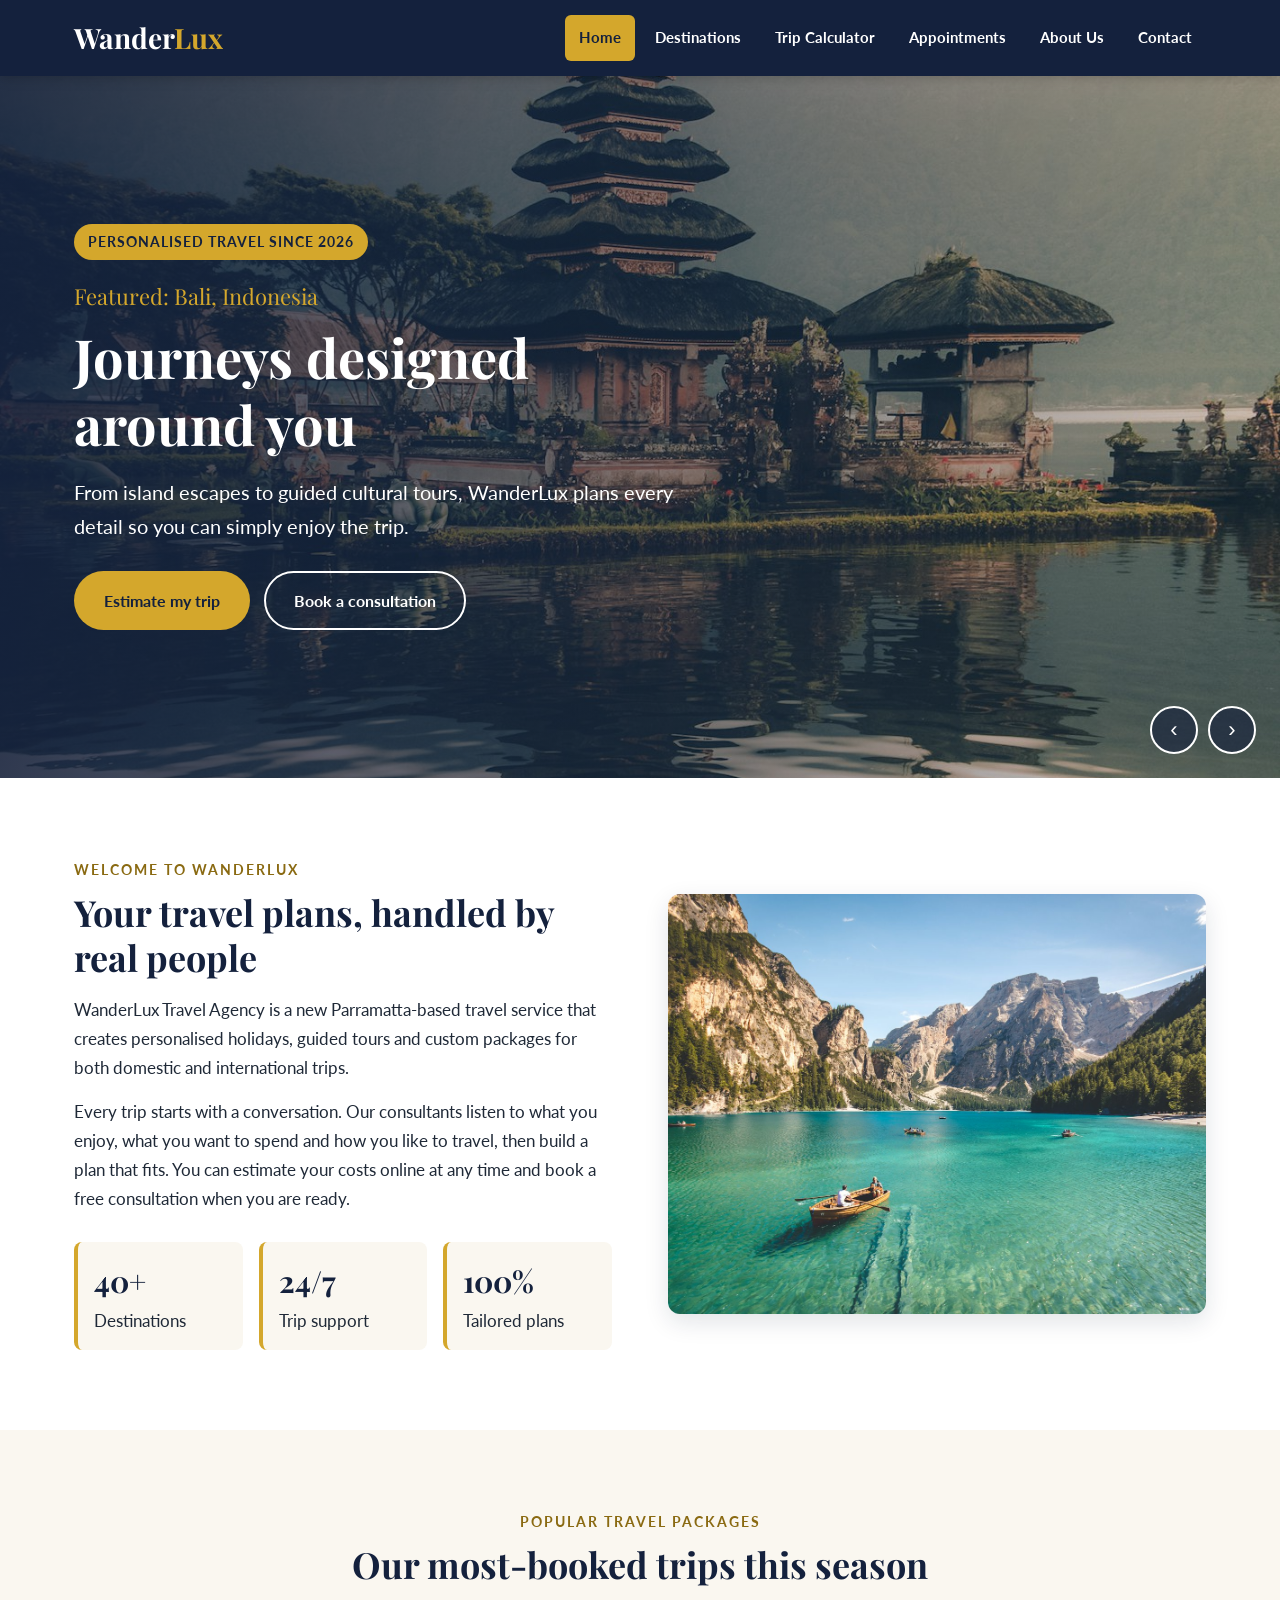
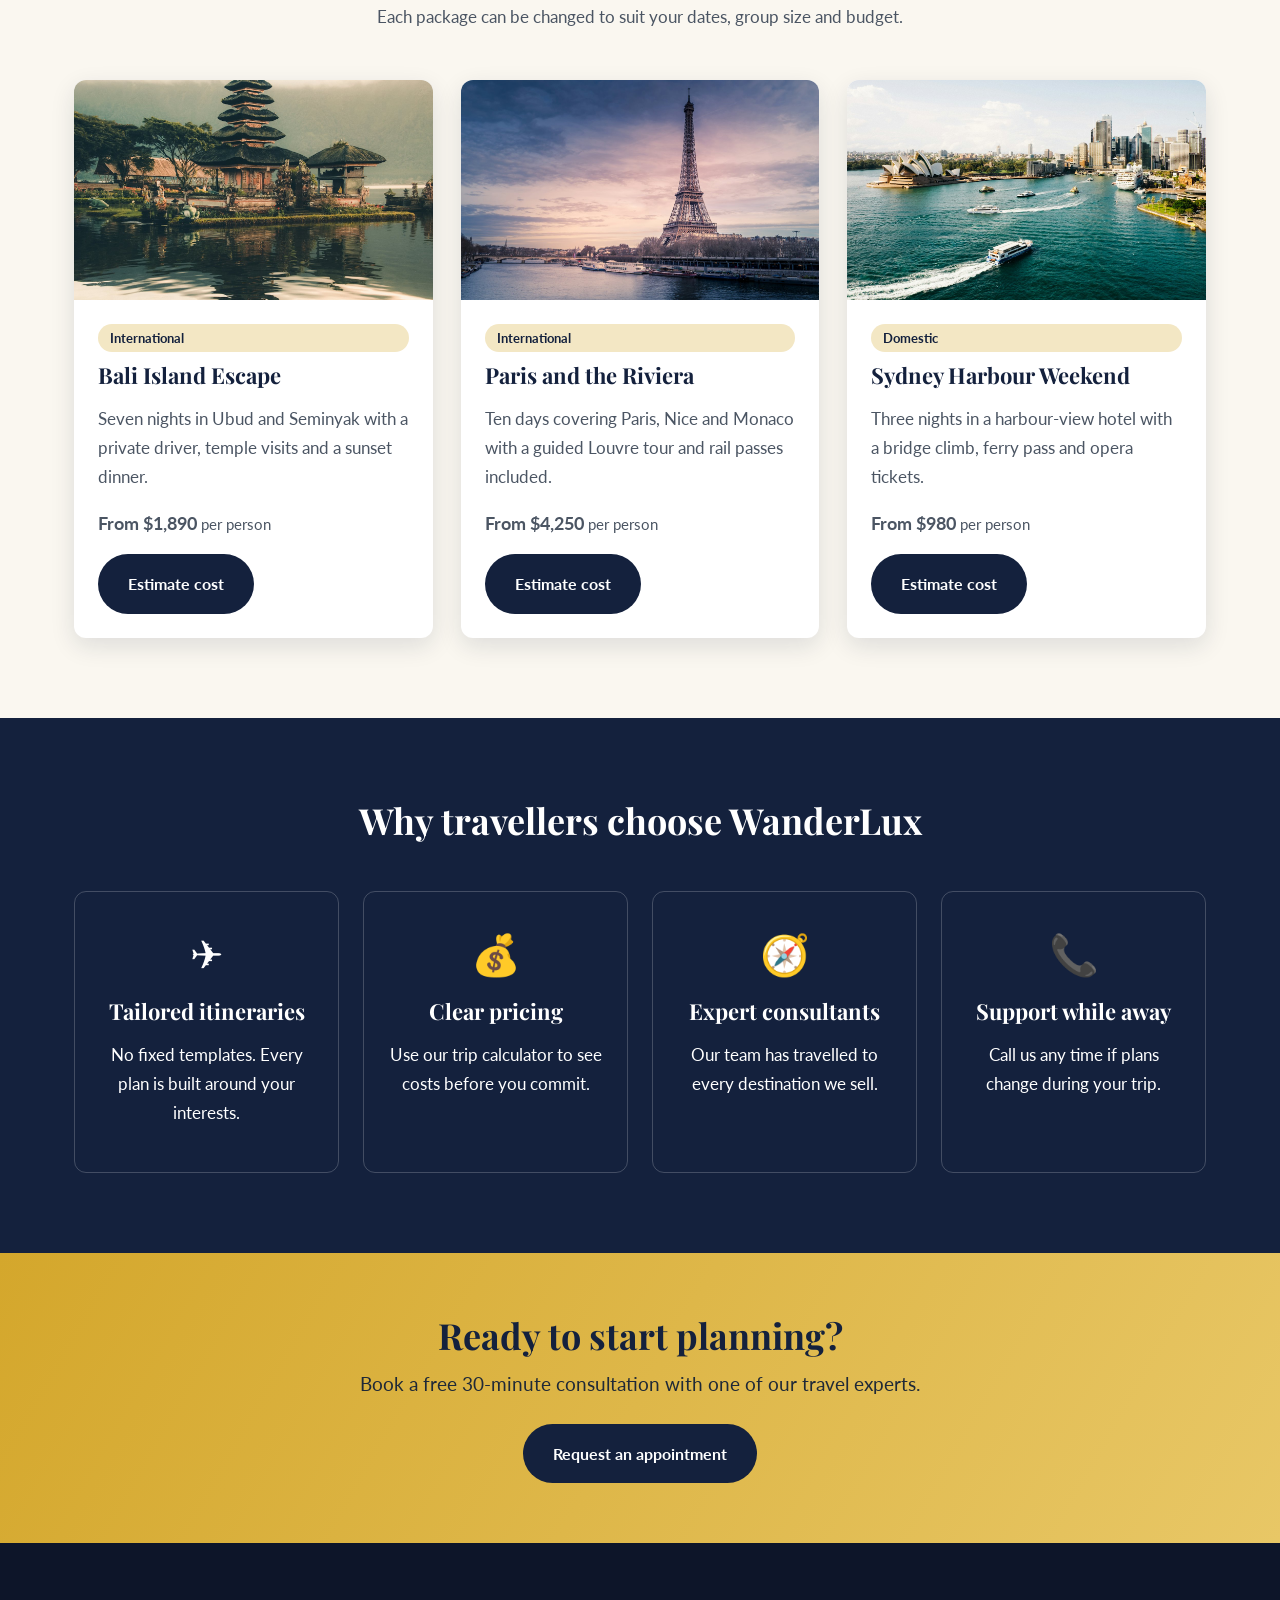
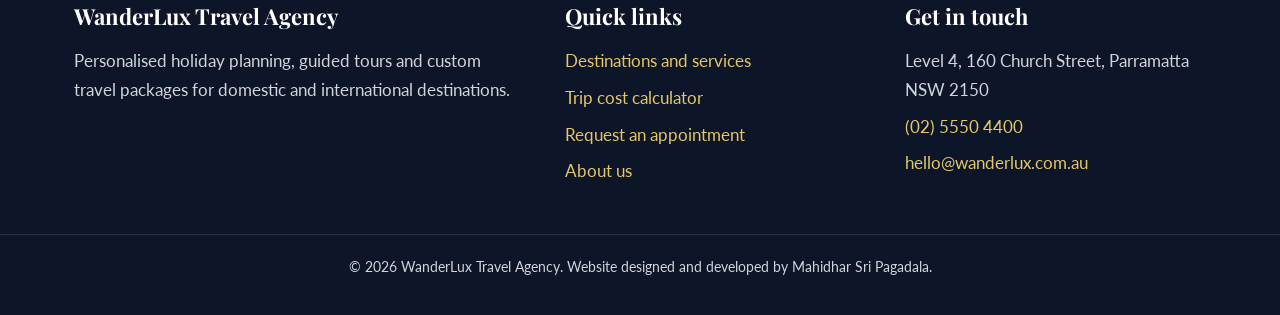
<file: index.html>
<!DOCTYPE html>
<html lang="en-AU">
<head>
    <meta charset="UTF-8">
    <meta name="viewport" content="width=device-width, initial-scale=1.0">
    <title>WanderLux Travel Agency | Personalised Holidays and Guided Tours</title>
    <meta name="description" content="WanderLux Travel Agency plans personalised holidays, guided tours and custom travel packages to Bali, Japan, Europe and across Australia. Estimate your trip cost online.">
    <meta name="keywords" content="travel agency, holiday packages, guided tours, honeymoon, Parramatta travel agent">
    <meta name="author" content="Mahidhar Sri Pagadala">
    <meta property="og:title" content="WanderLux Travel Agency">
    <meta property="og:description" content="Personalised holidays, guided tours and custom travel packages.">
    <meta property="og:type" content="website">
    <link rel="preconnect" href="https://fonts.googleapis.com">
    <link rel="preconnect" href="https://fonts.gstatic.com" crossorigin>
    <link href="https://fonts.googleapis.com/css2?family=Lato:wght@400;700&family=Playfair+Display:wght@600;700&display=swap" rel="stylesheet">
    <link rel="icon" href="images/favicon.svg" type="image/svg+xml">
    <link rel="stylesheet" href="css/style.css">
</head>
<body>
    <a class="skip-link" href="#main">Skip to main content</a>

    <header class="site-header">
        <div class="container nav-bar">
            <a class="logo" href="index.html">Wander<span>Lux</span></a>
            <button class="menu-toggle" type="button" aria-expanded="false" aria-controls="main-nav" aria-label="Open menu">
                <span></span><span></span><span></span>
            </button>
            <nav class="main-nav" id="main-nav" aria-label="Main navigation">
                <ul>
                    <li><a href="index.html" aria-current="page">Home</a></li>
                    <li><a href="destinations.html">Destinations</a></li>
                    <li><a href="calculator.html">Trip Calculator</a></li>
                    <li><a href="appointment.html">Appointments</a></li>
                    <li><a href="about.html">About Us</a></li>
                    <li><a href="contact.html">Contact</a></li>
                </ul>
            </nav>
        </div>
    </header>

    <main id="main">
        <section class="hero" aria-roledescription="carousel" aria-label="Featured destinations">
            <div class="slide is-active" data-caption="Featured: Bali, Indonesia" aria-hidden="false">
                <img src="images/bali-temple.jpg" alt="Pura Ulun Danu Bratan temple on the calm waters of Lake Bratan in Bali">
            </div>
            <div class="slide" data-caption="Featured: Santorini, Greece" aria-hidden="true">
                <img src="images/santorini-oia.jpg" alt="White cliffside houses of Oia in Santorini at sunset">
            </div>
            <div class="slide" data-caption="Featured: Mount Fuji, Japan" aria-hidden="true">
                <img src="images/mount-fuji-pagoda.jpg" alt="Chureito Pagoda with snow-capped Mount Fuji in the background">
            </div>
            <div class="slide" data-caption="Featured: The Maldives" aria-hidden="true">
                <img src="images/maldives-villas.jpg" alt="Aerial view of overwater villas in a turquoise Maldives lagoon">
            </div>

            <div class="hero-overlay">
                <div class="container">
                    <div class="hero-content">
                        <span class="hero-tag">Personalised travel since 2026</span>
                        <p class="slide-caption" aria-live="polite">Featured: Bali, Indonesia</p>
                        <h1>Journeys designed around you</h1>
                        <p class="hero-text">From island escapes to guided cultural tours, WanderLux plans every detail so you can simply enjoy the trip.</p>
                        <a class="btn btn-gold" href="calculator.html">Estimate my trip</a>
                        <a class="btn btn-outline" href="appointment.html">Book a consultation</a>
                    </div>
                </div>
            </div>

            <div class="slider-controls">
                <button class="slide-previous" type="button" aria-label="Show previous destination">&#8249;</button>
                <button class="slide-next" type="button" aria-label="Show next destination">&#8250;</button>
            </div>
        </section>

        <section class="section section-white" aria-labelledby="welcome-heading">
            <div class="container two-columns">
                <div class="reveal">
                    <span class="eyebrow">Welcome to WanderLux</span>
                    <h2 id="welcome-heading">Your travel plans, handled by real people</h2>
                    <p>WanderLux Travel Agency is a new Parramatta-based travel service that creates personalised holidays, guided tours and custom packages for both domestic and international trips.</p>
                    <p>Every trip starts with a conversation. Our consultants listen to what you enjoy, what you want to spend and how you like to travel, then build a plan that fits. You can estimate your costs online at any time and book a free consultation when you are ready.</p>
                    <div class="stats">
                        <div class="stat"><strong>40+</strong>Destinations</div>
                        <div class="stat"><strong>24/7</strong>Trip support</div>
                        <div class="stat"><strong>100%</strong>Tailored plans</div>
                    </div>
                </div>
                <img loading="lazy" class="rounded-image reveal reveal-delay-1" src="images/mountain-lake-boat.jpg" alt="Small rowing boat on a clear turquoise mountain lake surrounded by forested peaks">
            </div>
        </section>

        <section class="section" aria-labelledby="packages-heading">
            <div class="container">
                <div class="section-title reveal">
                    <span class="eyebrow">Popular travel packages</span>
                    <h2 id="packages-heading">Our most-booked trips this season</h2>
                    <p>Each package can be changed to suit your dates, group size and budget.</p>
                </div>
                <div class="card-grid">
                    <article class="card reveal">
                        <img loading="lazy" src="images/bali-temple.jpg" alt="Bali water temple surrounded by gardens and mountains">
                        <div class="card-body">
                            <span class="tag">International</span>
                            <h3>Bali Island Escape</h3>
                            <p>Seven nights in Ubud and Seminyak with a private driver, temple visits and a sunset dinner.</p>
                            <p class="price">From $1,890 <span>per person</span></p>
                            <a class="btn btn-navy" href="calculator.html">Estimate cost</a>
                        </div>
                    </article>
                    <article class="card reveal reveal-delay-1">
                        <img loading="lazy" src="images/paris-eiffel-tower.jpg" alt="Eiffel Tower beside the River Seine in Paris at dusk">
                        <div class="card-body">
                            <span class="tag">International</span>
                            <h3>Paris and the Riviera</h3>
                            <p>Ten days covering Paris, Nice and Monaco with a guided Louvre tour and rail passes included.</p>
                            <p class="price">From $4,250 <span>per person</span></p>
                            <a class="btn btn-navy" href="calculator.html">Estimate cost</a>
                        </div>
                    </article>
                    <article class="card reveal reveal-delay-2">
                        <img loading="lazy" src="images/sydney-harbour.jpg" alt="Sydney Opera House and city skyline across the harbour">
                        <div class="card-body">
                            <span class="tag">Domestic</span>
                            <h3>Sydney Harbour Weekend</h3>
                            <p>Three nights in a harbour-view hotel with a bridge climb, ferry pass and opera tickets.</p>
                            <p class="price">From $980 <span>per person</span></p>
                            <a class="btn btn-navy" href="calculator.html">Estimate cost</a>
                        </div>
                    </article>
                </div>
            </div>
        </section>

        <section class="section section-navy" aria-labelledby="why-heading">
            <div class="container">
                <div class="section-title reveal">
                    <h2 id="why-heading">Why travellers choose WanderLux</h2>
                </div>
                <div class="feature-grid">
                    <div class="feature reveal">
                        <div class="feature-icon" aria-hidden="true">&#9992;</div>
                        <h3>Tailored itineraries</h3>
                        <p>No fixed templates. Every plan is built around your interests.</p>
                    </div>
                    <div class="feature reveal reveal-delay-1">
                        <div class="feature-icon" aria-hidden="true">&#128176;</div>
                        <h3>Clear pricing</h3>
                        <p>Use our trip calculator to see costs before you commit.</p>
                    </div>
                    <div class="feature reveal reveal-delay-2">
                        <div class="feature-icon" aria-hidden="true">&#129517;</div>
                        <h3>Expert consultants</h3>
                        <p>Our team has travelled to every destination we sell.</p>
                    </div>
                    <div class="feature reveal reveal-delay-3">
                        <div class="feature-icon" aria-hidden="true">&#128222;</div>
                        <h3>Support while away</h3>
                        <p>Call us any time if plans change during your trip.</p>
                    </div>
                </div>
            </div>
        </section>

        <section class="cta-band" aria-labelledby="cta-heading">
            <div class="container reveal">
                <h2 id="cta-heading">Ready to start planning?</h2>
                <p>Book a free 30-minute consultation with one of our travel experts.</p>
                <a class="btn btn-navy" href="appointment.html">Request an appointment</a>
            </div>
        </section>
    </main>

    <footer class="site-footer">
        <div class="container footer-grid">
            <div>
                <h2>WanderLux Travel Agency</h2>
                <p>Personalised holiday planning, guided tours and custom travel packages for domestic and international destinations.</p>
            </div>
            <div>
                <h2>Quick links</h2>
                <ul>
                    <li><a href="destinations.html">Destinations and services</a></li>
                    <li><a href="calculator.html">Trip cost calculator</a></li>
                    <li><a href="appointment.html">Request an appointment</a></li>
                    <li><a href="about.html">About us</a></li>
                </ul>
            </div>
            <div>
                <h2>Get in touch</h2>
                <ul>
                    <li>Level 4, 160 Church Street, Parramatta NSW 2150</li>
                    <li><a href="tel:+61255504400">(02) 5550 4400</a></li>
                    <li><a href="mailto:hello@wanderlux.com.au">hello@wanderlux.com.au</a></li>
                </ul>
            </div>
        </div>
        <div class="footer-bottom">
            <p>&copy; <span class="current-year">2026</span> WanderLux Travel Agency. Website designed and developed by Mahidhar Sri Pagadala.</p>
        </div>
    </footer>

    <script src="js/main.js"></script>
</body>
</html>
</file>
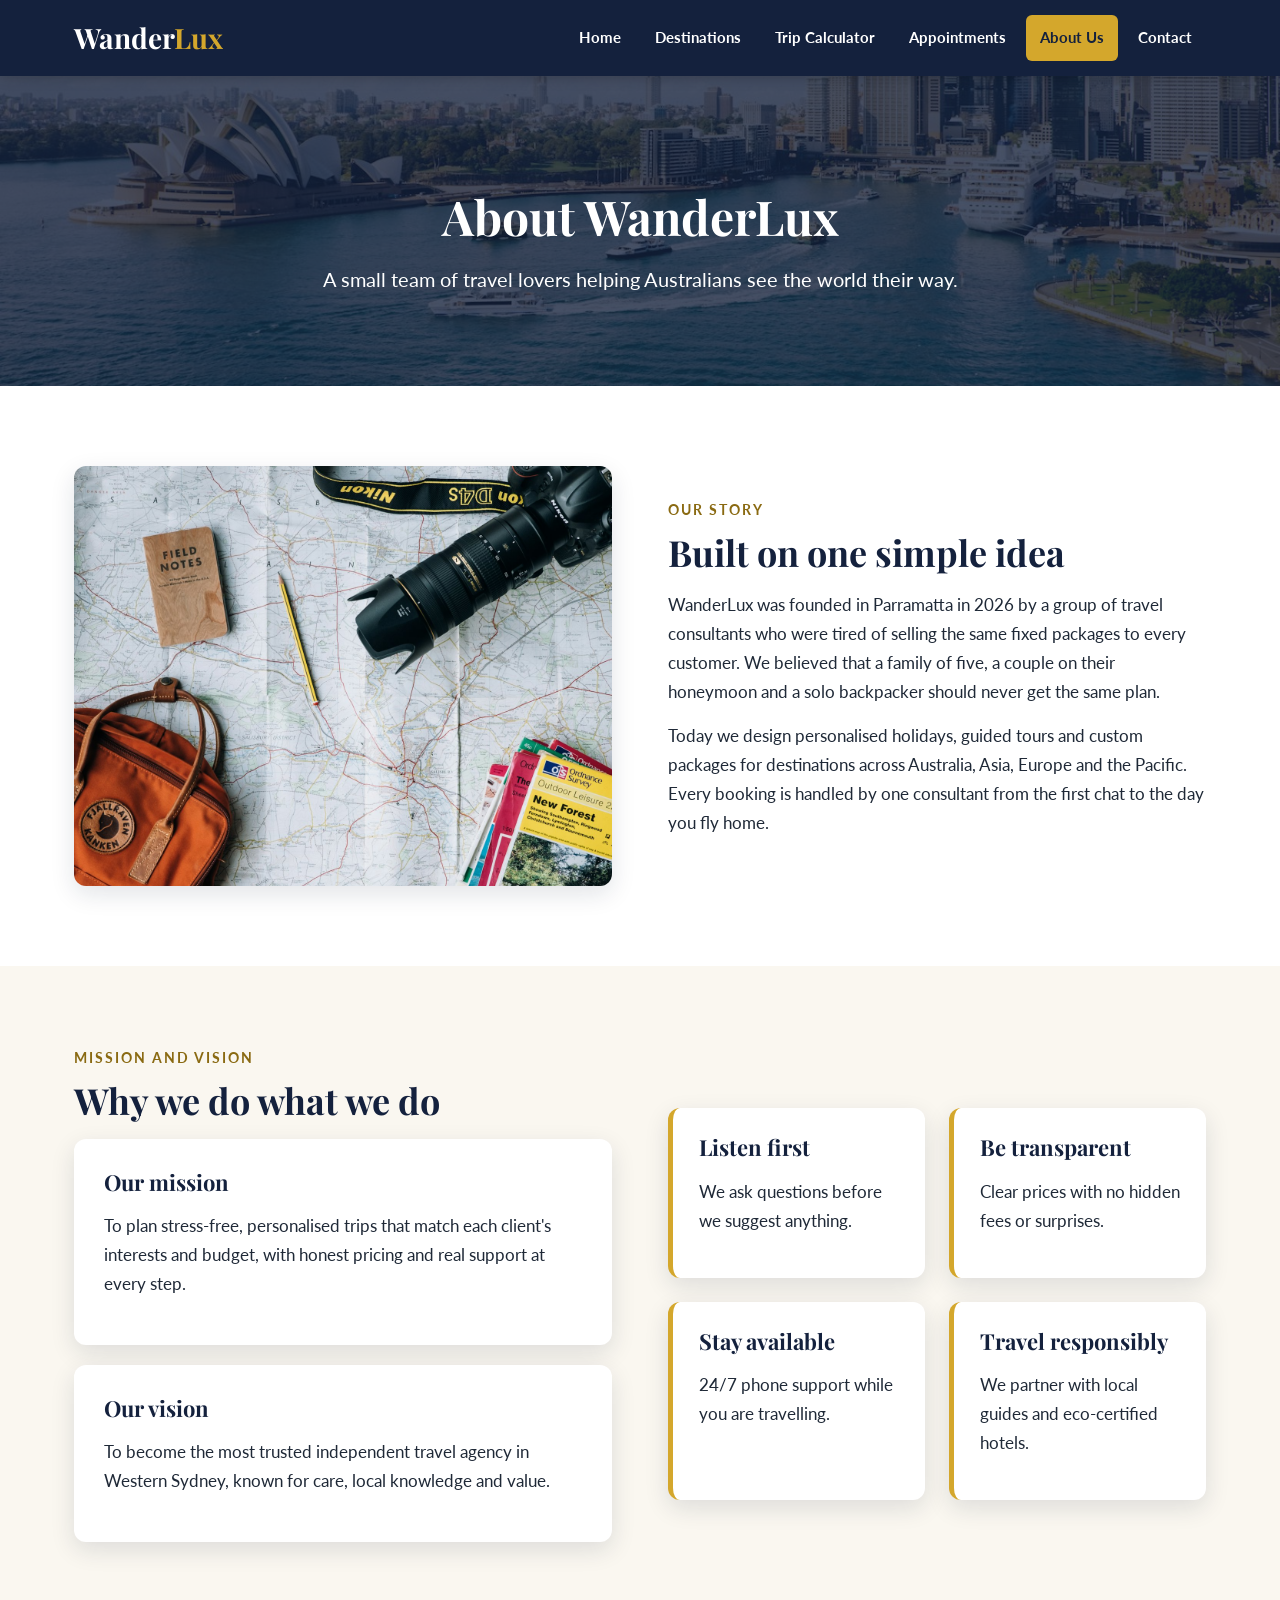
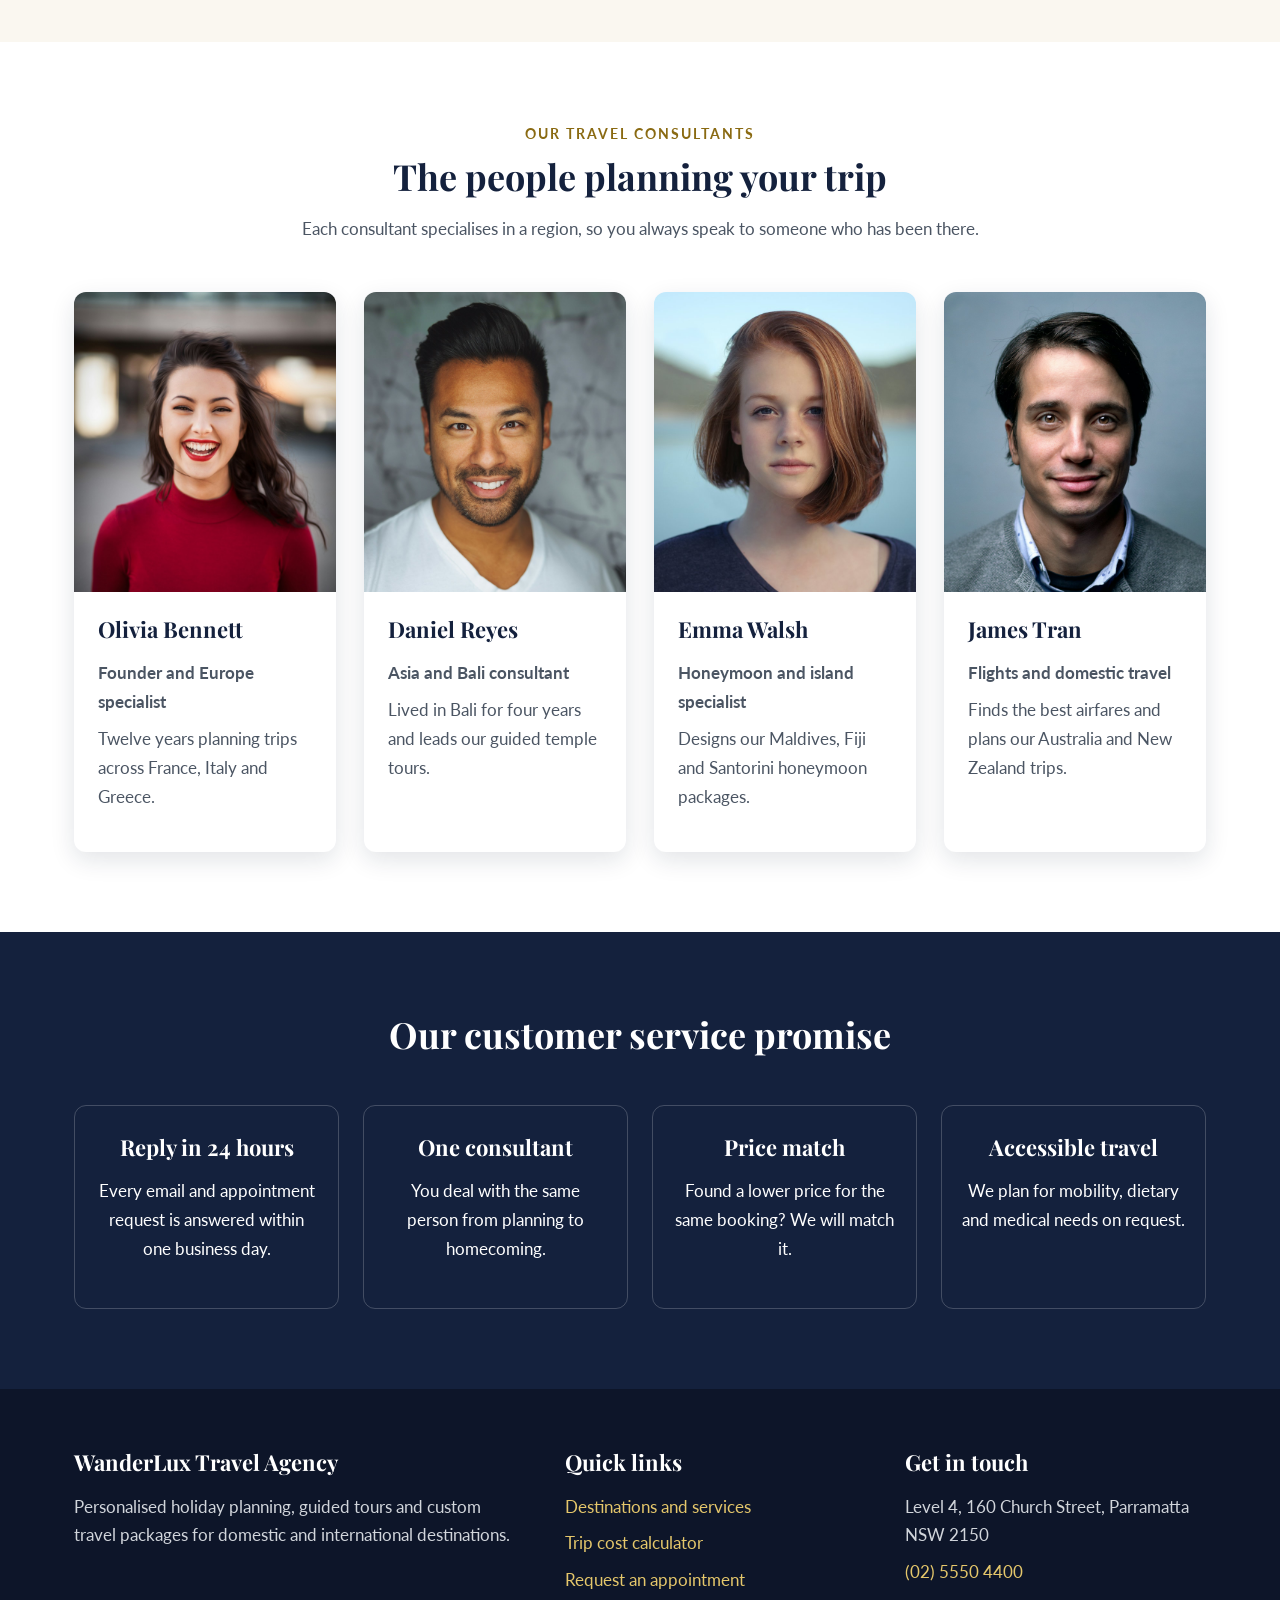
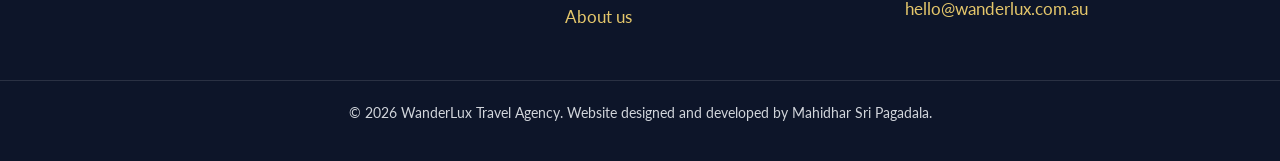
<file: about.html>
<!DOCTYPE html>
<html lang="en-AU">
<head>
    <meta charset="UTF-8">
    <meta name="viewport" content="width=device-width, initial-scale=1.0">
    <title>About Us | WanderLux Travel Agency</title>
    <meta name="description" content="Meet the WanderLux travel consultants and learn about our mission to deliver personalised, honest and well-supported travel for every client.">
    <meta name="author" content="Mahidhar Sri Pagadala">
    <meta property="og:title" content="About WanderLux Travel Agency">
    <meta property="og:description" content="Our story, our mission and the consultants who plan your trips.">
    <meta property="og:type" content="website">
    <link rel="preconnect" href="https://fonts.googleapis.com">
    <link rel="preconnect" href="https://fonts.gstatic.com" crossorigin>
    <link href="https://fonts.googleapis.com/css2?family=Lato:wght@400;700&family=Playfair+Display:wght@600;700&display=swap" rel="stylesheet">
    <link rel="icon" href="images/favicon.svg" type="image/svg+xml">
    <link rel="stylesheet" href="css/style.css">
</head>
<body>
    <a class="skip-link" href="#main">Skip to main content</a>

    <header class="site-header">
        <div class="container nav-bar">
            <a class="logo" href="index.html">Wander<span>Lux</span></a>
            <button class="menu-toggle" type="button" aria-expanded="false" aria-controls="main-nav" aria-label="Open menu">
                <span></span><span></span><span></span>
            </button>
            <nav class="main-nav" id="main-nav" aria-label="Main navigation">
                <ul>
                    <li><a href="index.html">Home</a></li>
                    <li><a href="destinations.html">Destinations</a></li>
                    <li><a href="calculator.html">Trip Calculator</a></li>
                    <li><a href="appointment.html">Appointments</a></li>
                    <li><a href="about.html" aria-current="page">About Us</a></li>
                    <li><a href="contact.html">Contact</a></li>
                </ul>
            </nav>
        </div>
    </header>

    <main id="main">
        <section class="page-banner banner-about">
            <div class="container">
                <h1>About WanderLux</h1>
                <p>A small team of travel lovers helping Australians see the world their way.</p>
            </div>
        </section>

        <section class="section section-white" aria-labelledby="story-heading">
            <div class="container two-columns">
                <img loading="lazy" class="rounded-image reveal" src="images/travel-planning.jpg" alt="Travel planning table with a paper map, notebook, camera and backpack">
                <div class="reveal reveal-delay-1">
                    <span class="eyebrow">Our story</span>
                    <h2 id="story-heading">Built on one simple idea</h2>
                    <p>WanderLux was founded in Parramatta in 2026 by a group of travel consultants who were tired of selling the same fixed packages to every customer. We believed that a family of five, a couple on their honeymoon and a solo backpacker should never get the same plan.</p>
                    <p>Today we design personalised holidays, guided tours and custom packages for destinations across Australia, Asia, Europe and the Pacific. Every booking is handled by one consultant from the first chat to the day you fly home.</p>
                </div>
            </div>
        </section>

        <section class="section" aria-labelledby="mission-heading">
            <div class="container two-columns">
                <div class="reveal">
                    <span class="eyebrow">Mission and vision</span>
                    <h2 id="mission-heading">Why we do what we do</h2>
                    <div class="mission-box">
                        <h3>Our mission</h3>
                        <p>To plan stress-free, personalised trips that match each client's interests and budget, with honest pricing and real support at every step.</p>
                    </div>
                    <div class="mission-box">
                        <h3>Our vision</h3>
                        <p>To become the most trusted independent travel agency in Western Sydney, known for care, local knowledge and value.</p>
                    </div>
                </div>
                <div class="values-list">
                    <div class="value-item reveal">
                        <h3>Listen first</h3>
                        <p>We ask questions before we suggest anything.</p>
                    </div>
                    <div class="value-item reveal reveal-delay-1">
                        <h3>Be transparent</h3>
                        <p>Clear prices with no hidden fees or surprises.</p>
                    </div>
                    <div class="value-item reveal reveal-delay-2">
                        <h3>Stay available</h3>
                        <p>24/7 phone support while you are travelling.</p>
                    </div>
                    <div class="value-item reveal reveal-delay-3">
                        <h3>Travel responsibly</h3>
                        <p>We partner with local guides and eco-certified hotels.</p>
                    </div>
                </div>
            </div>
        </section>

        <section class="section section-white" aria-labelledby="team-heading">
            <div class="container">
                <div class="section-title reveal">
                    <span class="eyebrow">Our travel consultants</span>
                    <h2 id="team-heading">The people planning your trip</h2>
                    <p>Each consultant specialises in a region, so you always speak to someone who has been there.</p>
                </div>
                <div class="card-grid card-grid-four">
                    <article class="card team-card reveal">
                        <img loading="lazy" src="images/consultant-olivia.jpg" alt="Portrait of Olivia Bennett smiling">
                        <div class="card-body">
                            <h3>Olivia Bennett</h3>
                            <p class="team-role">Founder and Europe specialist</p>
                            <p>Twelve years planning trips across France, Italy and Greece.</p>
                        </div>
                    </article>
                    <article class="card team-card reveal reveal-delay-1">
                        <img loading="lazy" src="images/consultant-daniel.jpg" alt="Portrait of Daniel Reyes smiling">
                        <div class="card-body">
                            <h3>Daniel Reyes</h3>
                            <p class="team-role">Asia and Bali consultant</p>
                            <p>Lived in Bali for four years and leads our guided temple tours.</p>
                        </div>
                    </article>
                    <article class="card team-card reveal reveal-delay-2">
                        <img loading="lazy" src="images/consultant-emma.jpg" alt="Portrait of Emma Walsh by a lake">
                        <div class="card-body">
                            <h3>Emma Walsh</h3>
                            <p class="team-role">Honeymoon and island specialist</p>
                            <p>Designs our Maldives, Fiji and Santorini honeymoon packages.</p>
                        </div>
                    </article>
                    <article class="card team-card reveal reveal-delay-3">
                        <img loading="lazy" src="images/consultant-james.jpg" alt="Portrait of James Tran smiling">
                        <div class="card-body">
                            <h3>James Tran</h3>
                            <p class="team-role">Flights and domestic travel</p>
                            <p>Finds the best airfares and plans our Australia and New Zealand trips.</p>
                        </div>
                    </article>
                </div>
            </div>
        </section>

        <section class="section section-navy" aria-labelledby="service-heading">
            <div class="container">
                <div class="section-title reveal">
                    <h2 id="service-heading">Our customer service promise</h2>
                </div>
                <div class="feature-grid">
                    <div class="feature reveal">
                        <h3>Reply in 24 hours</h3>
                        <p>Every email and appointment request is answered within one business day.</p>
                    </div>
                    <div class="feature reveal reveal-delay-1">
                        <h3>One consultant</h3>
                        <p>You deal with the same person from planning to homecoming.</p>
                    </div>
                    <div class="feature reveal reveal-delay-2">
                        <h3>Price match</h3>
                        <p>Found a lower price for the same booking? We will match it.</p>
                    </div>
                    <div class="feature reveal reveal-delay-3">
                        <h3>Accessible travel</h3>
                        <p>We plan for mobility, dietary and medical needs on request.</p>
                    </div>
                </div>
            </div>
        </section>
    </main>

    <footer class="site-footer">
        <div class="container footer-grid">
            <div>
                <h2>WanderLux Travel Agency</h2>
                <p>Personalised holiday planning, guided tours and custom travel packages for domestic and international destinations.</p>
            </div>
            <div>
                <h2>Quick links</h2>
                <ul>
                    <li><a href="destinations.html">Destinations and services</a></li>
                    <li><a href="calculator.html">Trip cost calculator</a></li>
                    <li><a href="appointment.html">Request an appointment</a></li>
                    <li><a href="about.html">About us</a></li>
                </ul>
            </div>
            <div>
                <h2>Get in touch</h2>
                <ul>
                    <li>Level 4, 160 Church Street, Parramatta NSW 2150</li>
                    <li><a href="tel:+61255504400">(02) 5550 4400</a></li>
                    <li><a href="mailto:hello@wanderlux.com.au">hello@wanderlux.com.au</a></li>
                </ul>
            </div>
        </div>
        <div class="footer-bottom">
            <p>&copy; <span class="current-year">2026</span> WanderLux Travel Agency. Website designed and developed by Mahidhar Sri Pagadala.</p>
        </div>
    </footer>

    <script src="js/main.js"></script>
</body>
</html>
</file>
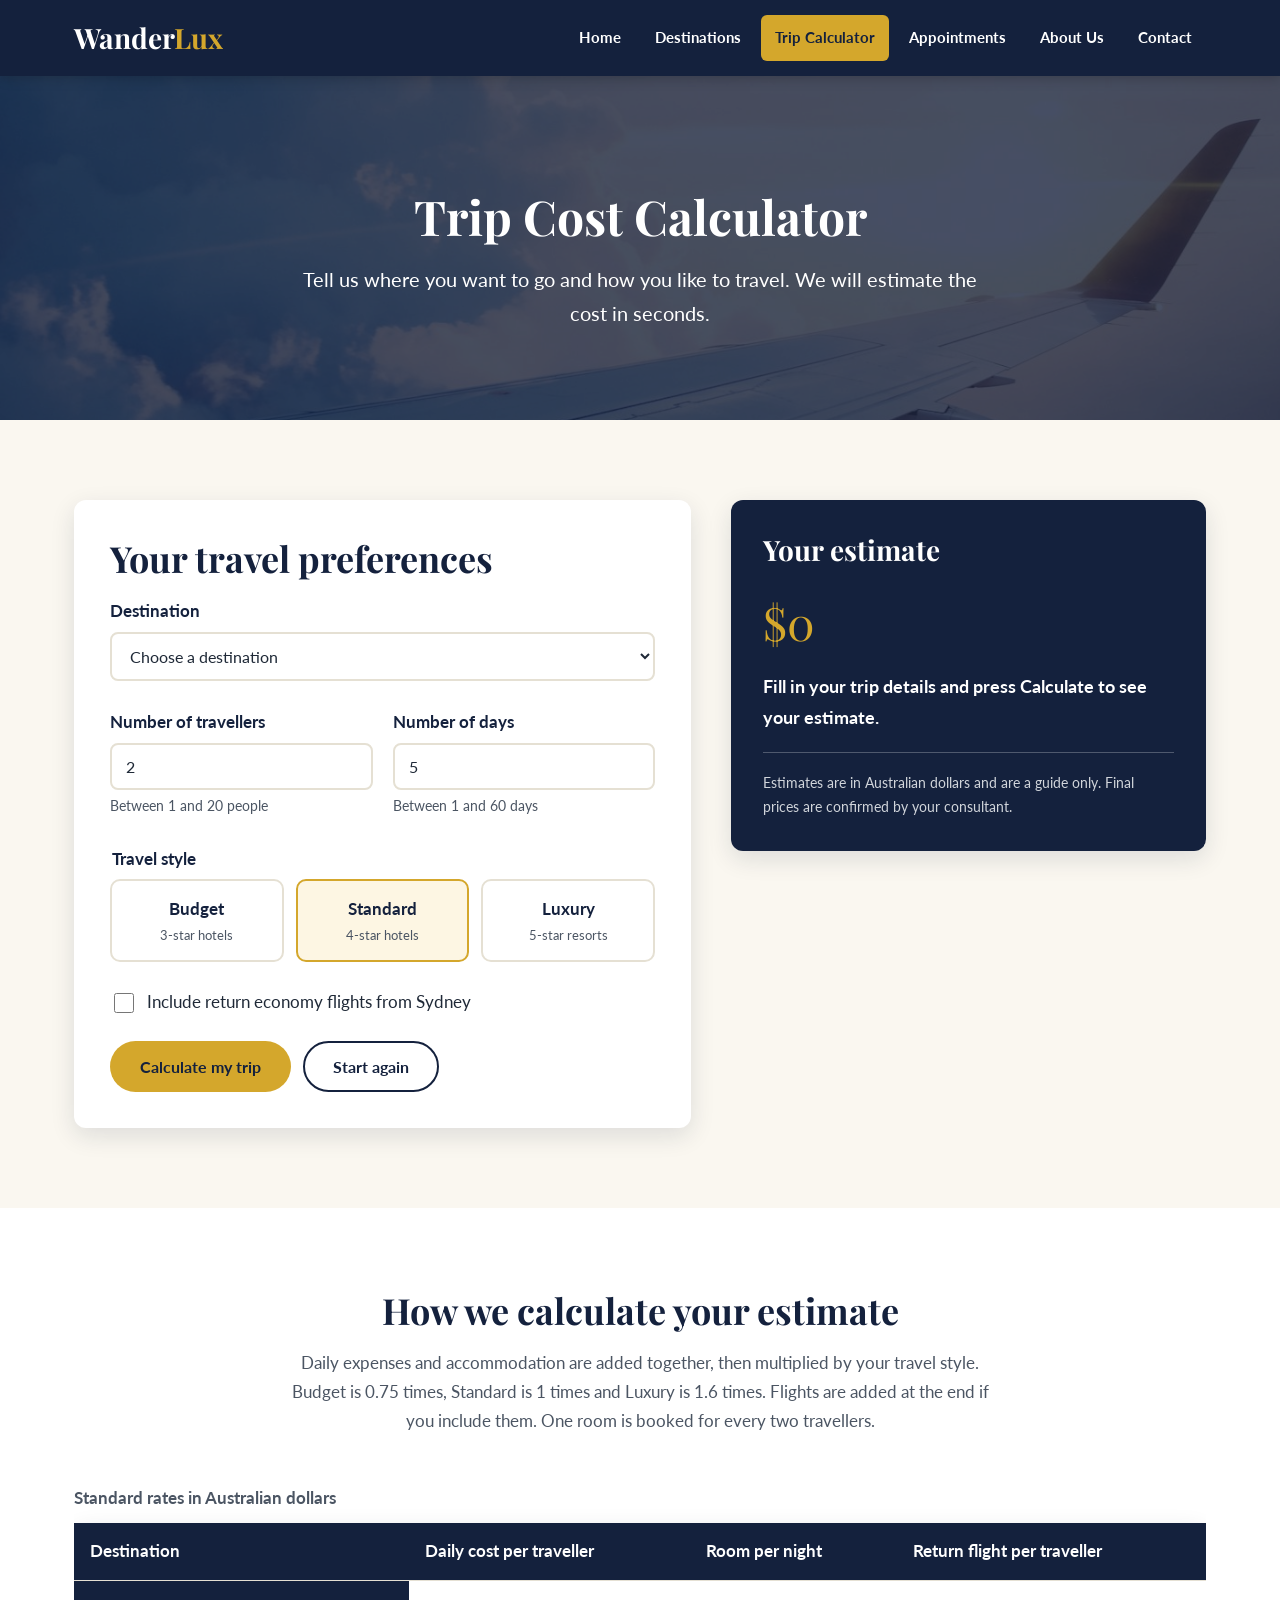
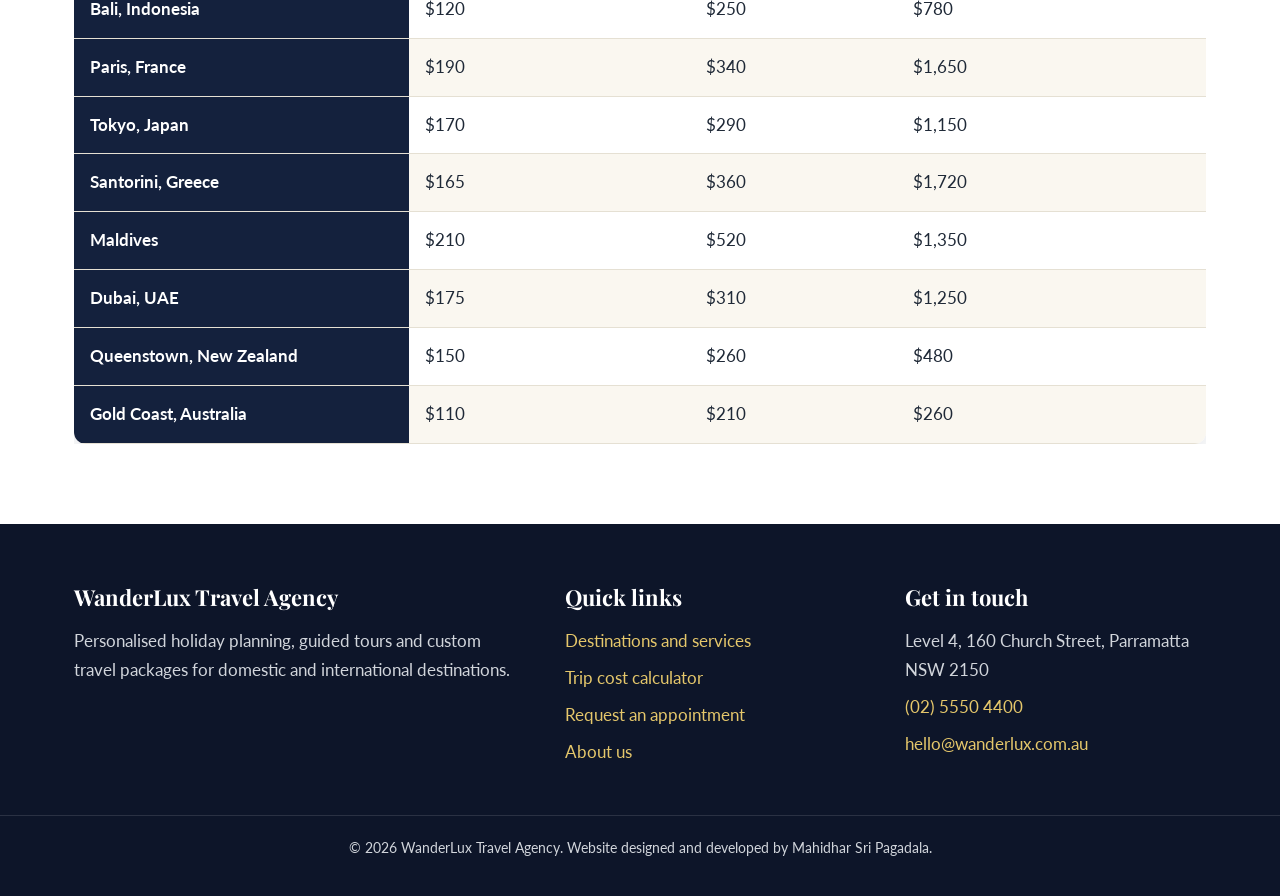
<file: calculator.html>
<!DOCTYPE html>
<html lang="en-AU">
<head>
    <meta charset="UTF-8">
    <meta name="viewport" content="width=device-width, initial-scale=1.0">
    <title>Trip Cost Calculator | WanderLux Travel Agency</title>
    <meta name="description" content="Estimate the cost of your next holiday with the WanderLux trip cost calculator. Choose a destination, group size, number of days and travel style.">
    <meta name="author" content="Mahidhar Sri Pagadala">
    <meta property="og:title" content="Trip Cost Calculator | WanderLux">
    <meta property="og:description" content="Get an instant estimate for your trip in Australian dollars.">
    <meta property="og:type" content="website">
    <link rel="preconnect" href="https://fonts.googleapis.com">
    <link rel="preconnect" href="https://fonts.gstatic.com" crossorigin>
    <link href="https://fonts.googleapis.com/css2?family=Lato:wght@400;700&family=Playfair+Display:wght@600;700&display=swap" rel="stylesheet">
    <link rel="icon" href="images/favicon.svg" type="image/svg+xml">
    <link rel="stylesheet" href="css/style.css">
</head>
<body>
    <a class="skip-link" href="#main">Skip to main content</a>

    <header class="site-header">
        <div class="container nav-bar">
            <a class="logo" href="index.html">Wander<span>Lux</span></a>
            <button class="menu-toggle" type="button" aria-expanded="false" aria-controls="main-nav" aria-label="Open menu">
                <span></span><span></span><span></span>
            </button>
            <nav class="main-nav" id="main-nav" aria-label="Main navigation">
                <ul>
                    <li><a href="index.html">Home</a></li>
                    <li><a href="destinations.html">Destinations</a></li>
                    <li><a href="calculator.html" aria-current="page">Trip Calculator</a></li>
                    <li><a href="appointment.html">Appointments</a></li>
                    <li><a href="about.html">About Us</a></li>
                    <li><a href="contact.html">Contact</a></li>
                </ul>
            </nav>
        </div>
    </header>

    <main id="main">
        <section class="page-banner banner-calculator">
            <div class="container">
                <h1>Trip Cost Calculator</h1>
                <p>Tell us where you want to go and how you like to travel. We will estimate the cost in seconds.</p>
            </div>
        </section>

        <section class="section" aria-labelledby="calculator-heading">
            <div class="container form-layout">
                <div class="form-card reveal">
                    <h2 id="calculator-heading">Your travel preferences</h2>
                    <form id="trip-form" novalidate>
                        <div class="form-group">
                            <label for="destination">Destination</label>
                            <select id="destination" name="destination" aria-describedby="destination-error" required>
                                <option value="">Choose a destination</option>
                            </select>
                            <p class="error-message" id="destination-error" aria-live="polite"></p>
                        </div>

                        <div class="form-row">
                            <div class="form-group">
                                <label for="travellers">Number of travellers</label>
                                <input type="number" id="travellers" name="travellers" min="1" max="20" step="1" value="2" inputmode="numeric" aria-describedby="travellers-hint travellers-error" required>
                                <p class="hint" id="travellers-hint">Between 1 and 20 people</p>
                                <p class="error-message" id="travellers-error" aria-live="polite"></p>
                            </div>
                            <div class="form-group">
                                <label for="days">Number of days</label>
                                <input type="number" id="days" name="days" min="1" max="60" step="1" value="5" inputmode="numeric" aria-describedby="days-hint days-error" required>
                                <p class="hint" id="days-hint">Between 1 and 60 days</p>
                                <p class="error-message" id="days-error" aria-live="polite"></p>
                            </div>
                        </div>

                        <fieldset class="form-group">
                            <legend>Travel style</legend>
                            <div class="style-options">
                                <div class="style-option">
                                    <input type="radio" id="style-budget" name="travel-style" value="budget">
                                    <label for="style-budget">Budget<small>3-star hotels</small></label>
                                </div>
                                <div class="style-option">
                                    <input type="radio" id="style-standard" name="travel-style" value="standard" checked>
                                    <label for="style-standard">Standard<small>4-star hotels</small></label>
                                </div>
                                <div class="style-option">
                                    <input type="radio" id="style-luxury" name="travel-style" value="luxury">
                                    <label for="style-luxury">Luxury<small>5-star resorts</small></label>
                                </div>
                            </div>
                        </fieldset>

                        <div class="checkbox-group">
                            <input type="checkbox" id="include-flights" name="include-flights">
                            <label for="include-flights">Include return economy flights from Sydney</label>
                        </div>

                        <div class="button-row">
                            <button class="btn btn-gold" type="submit">Calculate my trip</button>
                            <button class="btn btn-light" type="reset">Start again</button>
                        </div>
                    </form>
                </div>

                <aside class="result-card reveal reveal-delay-1" id="result-card" aria-labelledby="result-heading">
                    <h2 id="result-heading">Your estimate</h2>
                    <p class="result-total" id="result-total">$0</p>
                    <p class="result-summary" id="result-summary" aria-live="polite">Fill in your trip details and press Calculate to see your estimate.</p>
                    <ul class="breakdown" id="result-breakdown"></ul>
                    <p class="result-note">Estimates are in Australian dollars and are a guide only. Final prices are confirmed by your consultant.</p>
                </aside>
            </div>
        </section>

        <section class="section section-white" aria-labelledby="rates-heading">
            <div class="container">
                <div class="section-title reveal">
                    <h2 id="rates-heading">How we calculate your estimate</h2>
                    <p>Daily expenses and accommodation are added together, then multiplied by your travel style. Budget is 0.75 times, Standard is 1 times and Luxury is 1.6 times. Flights are added at the end if you include them. One room is booked for every two travellers.</p>
                </div>
                <div class="table-wrapper reveal">
                    <table class="rates-table">
                        <caption>Standard rates in Australian dollars</caption>
                        <thead>
                            <tr>
                                <th scope="col">Destination</th>
                                <th scope="col">Daily cost per traveller</th>
                                <th scope="col">Room per night</th>
                                <th scope="col">Return flight per traveller</th>
                            </tr>
                        </thead>
                        <tbody id="rates-body"></tbody>
                    </table>
                </div>
            </div>
        </section>
    </main>

    <footer class="site-footer">
        <div class="container footer-grid">
            <div>
                <h2>WanderLux Travel Agency</h2>
                <p>Personalised holiday planning, guided tours and custom travel packages for domestic and international destinations.</p>
            </div>
            <div>
                <h2>Quick links</h2>
                <ul>
                    <li><a href="destinations.html">Destinations and services</a></li>
                    <li><a href="calculator.html">Trip cost calculator</a></li>
                    <li><a href="appointment.html">Request an appointment</a></li>
                    <li><a href="about.html">About us</a></li>
                </ul>
            </div>
            <div>
                <h2>Get in touch</h2>
                <ul>
                    <li>Level 4, 160 Church Street, Parramatta NSW 2150</li>
                    <li><a href="tel:+61255504400">(02) 5550 4400</a></li>
                    <li><a href="mailto:hello@wanderlux.com.au">hello@wanderlux.com.au</a></li>
                </ul>
            </div>
        </div>
        <div class="footer-bottom">
            <p>&copy; <span class="current-year">2026</span> WanderLux Travel Agency. Website designed and developed by Mahidhar Sri Pagadala.</p>
        </div>
    </footer>

    <script src="js/main.js"></script>
    <script src="js/calculator.js"></script>
</body>
</html>
</file>
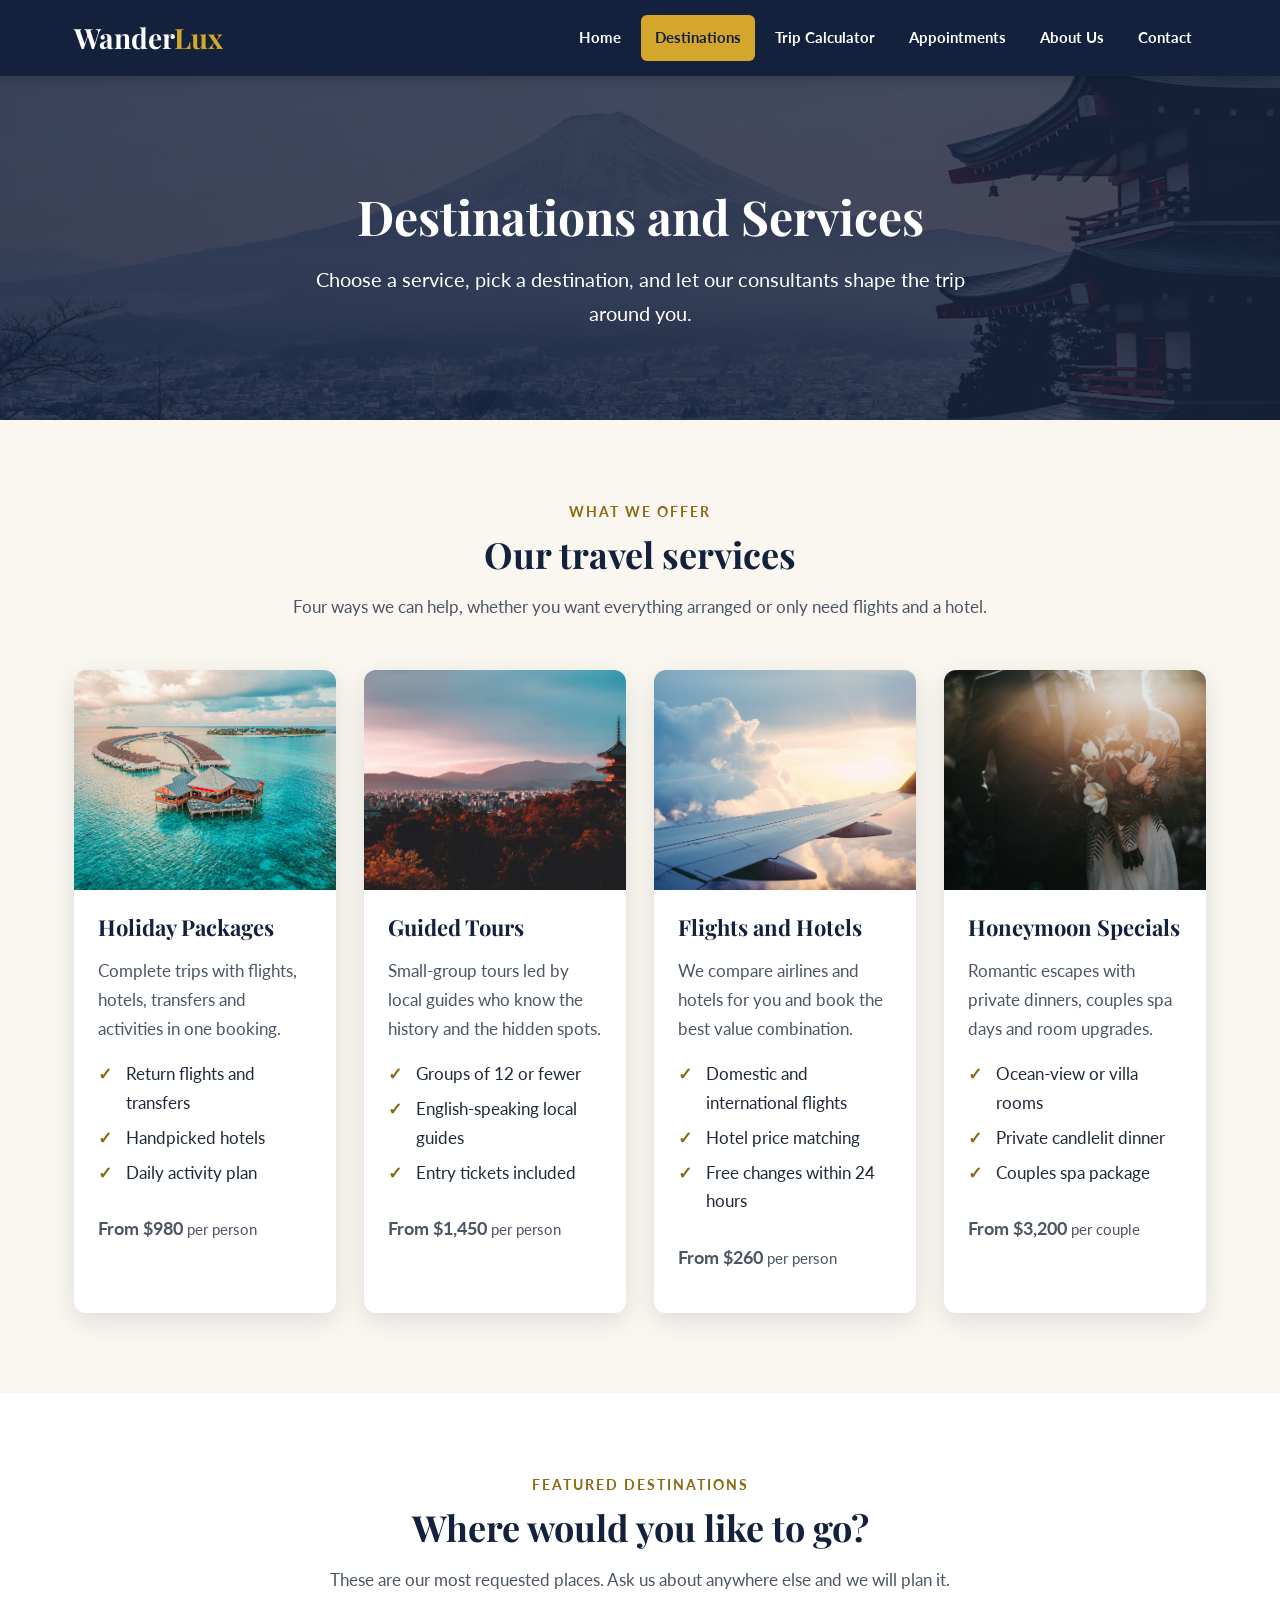
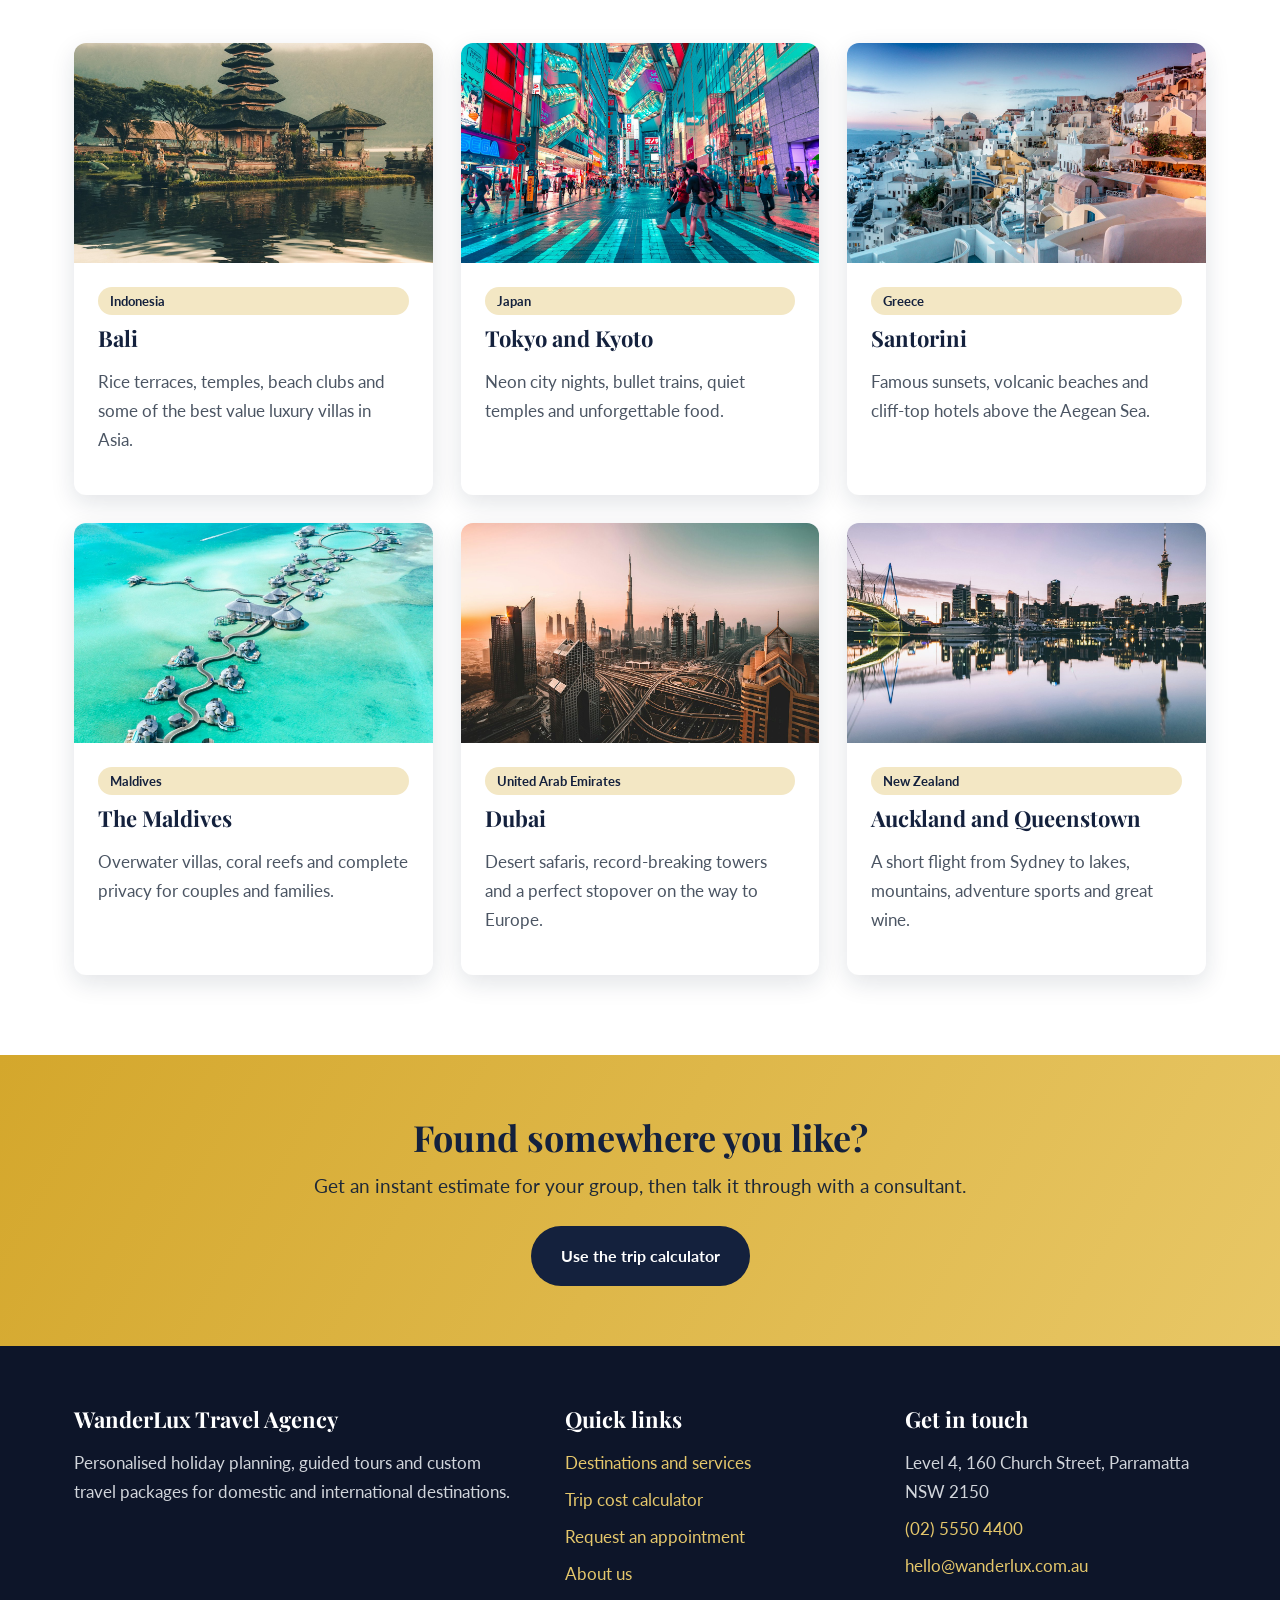
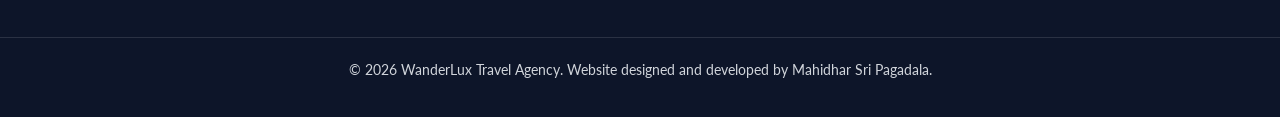
<file: destinations.html>
<!DOCTYPE html>
<html lang="en-AU">
<head>
    <meta charset="UTF-8">
    <meta name="viewport" content="width=device-width, initial-scale=1.0">
    <title>Destinations and Travel Services | WanderLux Travel Agency</title>
    <meta name="description" content="Explore WanderLux holiday packages, guided tours, flights and hotels, and honeymoon specials to Bali, Japan, Europe, the Maldives, New Zealand and Australia.">
    <meta name="author" content="Mahidhar Sri Pagadala">
    <meta property="og:title" content="Destinations and Services | WanderLux">
    <meta property="og:description" content="Holiday packages, guided tours, flights and hotels, and honeymoon specials.">
    <meta property="og:type" content="website">
    <link rel="preconnect" href="https://fonts.googleapis.com">
    <link rel="preconnect" href="https://fonts.gstatic.com" crossorigin>
    <link href="https://fonts.googleapis.com/css2?family=Lato:wght@400;700&family=Playfair+Display:wght@600;700&display=swap" rel="stylesheet">
    <link rel="icon" href="images/favicon.svg" type="image/svg+xml">
    <link rel="stylesheet" href="css/style.css">
</head>
<body>
    <a class="skip-link" href="#main">Skip to main content</a>

    <header class="site-header">
        <div class="container nav-bar">
            <a class="logo" href="index.html">Wander<span>Lux</span></a>
            <button class="menu-toggle" type="button" aria-expanded="false" aria-controls="main-nav" aria-label="Open menu">
                <span></span><span></span><span></span>
            </button>
            <nav class="main-nav" id="main-nav" aria-label="Main navigation">
                <ul>
                    <li><a href="index.html">Home</a></li>
                    <li><a href="destinations.html" aria-current="page">Destinations</a></li>
                    <li><a href="calculator.html">Trip Calculator</a></li>
                    <li><a href="appointment.html">Appointments</a></li>
                    <li><a href="about.html">About Us</a></li>
                    <li><a href="contact.html">Contact</a></li>
                </ul>
            </nav>
        </div>
    </header>

    <main id="main">
        <section class="page-banner banner-destinations">
            <div class="container">
                <h1>Destinations and Services</h1>
                <p>Choose a service, pick a destination, and let our consultants shape the trip around you.</p>
            </div>
        </section>

        <section class="section" aria-labelledby="services-heading">
            <div class="container">
                <div class="section-title reveal">
                    <span class="eyebrow">What we offer</span>
                    <h2 id="services-heading">Our travel services</h2>
                    <p>Four ways we can help, whether you want everything arranged or only need flights and a hotel.</p>
                </div>
                <div class="card-grid card-grid-four">
                    <article class="card reveal">
                        <img loading="lazy" src="images/overwater-resort.jpg" alt="Overwater resort villas connected by a wooden walkway over a blue lagoon">
                        <div class="card-body">
                            <h3>Holiday Packages</h3>
                            <p>Complete trips with flights, hotels, transfers and activities in one booking.</p>
                            <ul class="check-list">
                                <li>Return flights and transfers</li>
                                <li>Handpicked hotels</li>
                                <li>Daily activity plan</li>
                            </ul>
                            <p class="price">From $980 <span>per person</span></p>
                        </div>
                    </article>
                    <article class="card reveal reveal-delay-1">
                        <img loading="lazy" src="images/kyoto-pagoda.jpg" alt="Five-storey pagoda above autumn trees in Kyoto at sunset">
                        <div class="card-body">
                            <h3>Guided Tours</h3>
                            <p>Small-group tours led by local guides who know the history and the hidden spots.</p>
                            <ul class="check-list">
                                <li>Groups of 12 or fewer</li>
                                <li>English-speaking local guides</li>
                                <li>Entry tickets included</li>
                            </ul>
                            <p class="price">From $1,450 <span>per person</span></p>
                        </div>
                    </article>
                    <article class="card reveal reveal-delay-2">
                        <img loading="lazy" src="images/plane-wing.jpg" alt="Aeroplane wing above the clouds at sunrise">
                        <div class="card-body">
                            <h3>Flights and Hotels</h3>
                            <p>We compare airlines and hotels for you and book the best value combination.</p>
                            <ul class="check-list">
                                <li>Domestic and international flights</li>
                                <li>Hotel price matching</li>
                                <li>Free changes within 24 hours</li>
                            </ul>
                            <p class="price">From $260 <span>per person</span></p>
                        </div>
                    </article>
                    <article class="card reveal reveal-delay-3">
                        <img loading="lazy" src="images/honeymoon-bride.jpg" alt="Bride holding a bouquet of flowers in warm evening light">
                        <div class="card-body">
                            <h3>Honeymoon Specials</h3>
                            <p>Romantic escapes with private dinners, couples spa days and room upgrades.</p>
                            <ul class="check-list">
                                <li>Ocean-view or villa rooms</li>
                                <li>Private candlelit dinner</li>
                                <li>Couples spa package</li>
                            </ul>
                            <p class="price">From $3,200 <span>per couple</span></p>
                        </div>
                    </article>
                </div>
            </div>
        </section>

        <section class="section section-white" aria-labelledby="destinations-heading">
            <div class="container">
                <div class="section-title reveal">
                    <span class="eyebrow">Featured destinations</span>
                    <h2 id="destinations-heading">Where would you like to go?</h2>
                    <p>These are our most requested places. Ask us about anywhere else and we will plan it.</p>
                </div>
                <div class="card-grid">
                    <article class="card reveal">
                        <img loading="lazy" src="images/bali-temple.jpg" alt="Ulun Danu Beratan temple on Lake Bratan in Bali">
                        <div class="card-body">
                            <span class="tag">Indonesia</span>
                            <h3>Bali</h3>
                            <p>Rice terraces, temples, beach clubs and some of the best value luxury villas in Asia.</p>
                        </div>
                    </article>
                    <article class="card reveal reveal-delay-1">
                        <img loading="lazy" src="images/tokyo-street.jpg" alt="Busy Tokyo street at night lit by bright neon signs">
                        <div class="card-body">
                            <span class="tag">Japan</span>
                            <h3>Tokyo and Kyoto</h3>
                            <p>Neon city nights, bullet trains, quiet temples and unforgettable food.</p>
                        </div>
                    </article>
                    <article class="card reveal reveal-delay-2">
                        <img loading="lazy" src="images/santorini-oia.jpg" alt="Whitewashed buildings stepping down the cliffs of Santorini">
                        <div class="card-body">
                            <span class="tag">Greece</span>
                            <h3>Santorini</h3>
                            <p>Famous sunsets, volcanic beaches and cliff-top hotels above the Aegean Sea.</p>
                        </div>
                    </article>
                    <article class="card reveal">
                        <img loading="lazy" src="images/maldives-villas.jpg" alt="Overwater bungalows in a clear Maldives lagoon seen from above">
                        <div class="card-body">
                            <span class="tag">Maldives</span>
                            <h3>The Maldives</h3>
                            <p>Overwater villas, coral reefs and complete privacy for couples and families.</p>
                        </div>
                    </article>
                    <article class="card reveal reveal-delay-1">
                        <img loading="lazy" src="images/dubai-skyline.jpg" alt="Dubai skyline with the Burj Khalifa at sunrise">
                        <div class="card-body">
                            <span class="tag">United Arab Emirates</span>
                            <h3>Dubai</h3>
                            <p>Desert safaris, record-breaking towers and a perfect stopover on the way to Europe.</p>
                        </div>
                    </article>
                    <article class="card reveal reveal-delay-2">
                        <img loading="lazy" src="images/auckland-skyline.jpg" alt="Auckland city skyline and Sky Tower reflected in the harbour">
                        <div class="card-body">
                            <span class="tag">New Zealand</span>
                            <h3>Auckland and Queenstown</h3>
                            <p>A short flight from Sydney to lakes, mountains, adventure sports and great wine.</p>
                        </div>
                    </article>
                </div>
            </div>
        </section>

        <section class="cta-band" aria-labelledby="cta-heading">
            <div class="container reveal">
                <h2 id="cta-heading">Found somewhere you like?</h2>
                <p>Get an instant estimate for your group, then talk it through with a consultant.</p>
                <a class="btn btn-navy" href="calculator.html">Use the trip calculator</a>
            </div>
        </section>
    </main>

    <footer class="site-footer">
        <div class="container footer-grid">
            <div>
                <h2>WanderLux Travel Agency</h2>
                <p>Personalised holiday planning, guided tours and custom travel packages for domestic and international destinations.</p>
            </div>
            <div>
                <h2>Quick links</h2>
                <ul>
                    <li><a href="destinations.html">Destinations and services</a></li>
                    <li><a href="calculator.html">Trip cost calculator</a></li>
                    <li><a href="appointment.html">Request an appointment</a></li>
                    <li><a href="about.html">About us</a></li>
                </ul>
            </div>
            <div>
                <h2>Get in touch</h2>
                <ul>
                    <li>Level 4, 160 Church Street, Parramatta NSW 2150</li>
                    <li><a href="tel:+61255504400">(02) 5550 4400</a></li>
                    <li><a href="mailto:hello@wanderlux.com.au">hello@wanderlux.com.au</a></li>
                </ul>
            </div>
        </div>
        <div class="footer-bottom">
            <p>&copy; <span class="current-year">2026</span> WanderLux Travel Agency. Website designed and developed by Mahidhar Sri Pagadala.</p>
        </div>
    </footer>

    <script src="js/main.js"></script>
</body>
</html>
</file>
<file: css/style.css>
:root {
    --navy: #14213d;
    --navy-light: #1f3460;
    --gold: #d4a72c;
    --gold-dark: #8a6a12;
    --cream: #faf7f0;
    --white: #ffffff;
    --text: #1f2937;
    --muted: #4b5563;
    --border: #e5e0d3;
    --error: #b42318;
    --success: #1e7b4c;
    --radius: 12px;
    --shadow: 0 8px 24px rgba(20, 33, 61, 0.12);
    --heading-font: "Playfair Display", Georgia, serif;
    --body-font: "Lato", "Segoe UI", Arial, sans-serif;
}

*,
*::before,
*::after {
    box-sizing: border-box;
}

html {
    scroll-behavior: smooth;
}

body {
    margin: 0;
    font-family: var(--body-font);
    font-size: 17px;
    line-height: 1.7;
    color: var(--text);
    background-color: var(--cream);
}

img {
    max-width: 100%;
    display: block;
}

h1,
h2,
h3 {
    font-family: var(--heading-font);
    color: var(--navy);
    line-height: 1.25;
    margin: 0 0 16px;
}

h1 {
    font-size: 48px;
}

h2 {
    font-size: 36px;
}

h3 {
    font-size: 22px;
}

p {
    margin: 0 0 16px;
}

a {
    color: var(--navy-light);
}

a:focus-visible,
button:focus-visible,
input:focus-visible,
select:focus-visible,
textarea:focus-visible {
    outline: 3px solid var(--gold);
    outline-offset: 3px;
}

.container {
    width: 100%;
    max-width: 1180px;
    margin: 0 auto;
    padding: 0 24px;
}

.skip-link {
    position: absolute;
    left: 16px;
    top: -60px;
    background-color: var(--gold);
    color: var(--navy);
    padding: 10px 18px;
    font-weight: bold;
    z-index: 200;
    border-radius: 6px;
}

.skip-link:focus {
    top: 12px;
}

.site-header {
    position: sticky;
    top: 0;
    z-index: 100;
    background-color: var(--navy);
    box-shadow: 0 2px 12px rgba(0, 0, 0, 0.2);
}

.nav-bar {
    display: flex;
    align-items: center;
    justify-content: space-between;
    min-height: 76px;
}

.logo {
    font-family: var(--heading-font);
    font-size: 28px;
    font-weight: 700;
    color: var(--white);
    text-decoration: none;
}

.logo span {
    color: var(--gold);
}

.main-nav ul {
    list-style: none;
    display: flex;
    gap: 6px;
    margin: 0;
    padding: 0;
}

.main-nav a {
    display: block;
    padding: 10px 14px;
    color: var(--white);
    text-decoration: none;
    font-weight: 700;
    font-size: 15px;
    border-radius: 6px;
    transition: background-color 0.3s, color 0.3s;
}

.main-nav a:hover,
.main-nav a[aria-current="page"] {
    background-color: var(--gold);
    color: var(--navy);
}

.menu-toggle {
    display: none;
    background: none;
    border: 2px solid var(--gold);
    border-radius: 6px;
    padding: 8px 10px;
    cursor: pointer;
}

.menu-toggle span {
    display: block;
    width: 24px;
    height: 3px;
    margin: 4px 0;
    background-color: var(--white);
    transition: transform 0.3s, opacity 0.3s;
}

.menu-toggle[aria-expanded="true"] span:nth-child(1) {
    transform: translateY(7px) rotate(45deg);
}

.menu-toggle[aria-expanded="true"] span:nth-child(2) {
    opacity: 0;
}

.menu-toggle[aria-expanded="true"] span:nth-child(3) {
    transform: translateY(-7px) rotate(-45deg);
}

.hero {
    position: relative;
    height: 78vh;
    min-height: 480px;
    overflow: hidden;
    color: var(--white);
}

.slide {
    position: absolute;
    inset: 0;
    opacity: 0;
    transition: opacity 1.2s ease;
}

.slide.is-active {
    opacity: 1;
}

.slide img {
    width: 100%;
    height: 100%;
    object-fit: cover;
    transform: scale(1.08);
    transition: transform 7s ease;
}

.slide.is-active img {
    transform: scale(1);
}

.hero-overlay {
    position: absolute;
    inset: 0;
    background: linear-gradient(90deg, rgba(20, 33, 61, 0.88) 0%, rgba(20, 33, 61, 0.45) 60%, rgba(20, 33, 61, 0.2) 100%);
    display: flex;
    align-items: center;
}

.hero-content {
    max-width: 640px;
}

.hero h1 {
    color: var(--white);
    font-size: 54px;
}

.hero-tag {
    display: inline-block;
    background-color: var(--gold);
    color: var(--navy);
    font-weight: 700;
    padding: 6px 14px;
    border-radius: 30px;
    margin-bottom: 18px;
    font-size: 14px;
    letter-spacing: 1px;
    text-transform: uppercase;
}

.hero-text {
    font-size: 20px;
    margin-bottom: 28px;
}

.slide-caption {
    font-family: var(--heading-font);
    font-size: 22px;
    color: var(--gold);
    margin-bottom: 8px;
}

.slider-controls {
    position: absolute;
    right: 24px;
    bottom: 24px;
    display: flex;
    gap: 10px;
    z-index: 5;
}

.slider-controls button {
    width: 48px;
    height: 48px;
    border-radius: 50%;
    border: 2px solid var(--white);
    background-color: rgba(20, 33, 61, 0.6);
    color: var(--white);
    font-size: 22px;
    cursor: pointer;
    transition: background-color 0.3s, color 0.3s;
}

.slider-controls button:hover {
    background-color: var(--gold);
    color: var(--navy);
}

.btn {
    display: inline-block;
    padding: 14px 28px;
    border-radius: 40px;
    font-weight: 700;
    font-size: 16px;
    text-decoration: none;
    border: 2px solid transparent;
    cursor: pointer;
    transition: background-color 0.3s, color 0.3s, transform 0.3s;
    font-family: var(--body-font);
}

.btn:hover {
    transform: translateY(-2px);
}

.btn-gold {
    background-color: var(--gold);
    color: var(--navy);
}

.btn-gold:hover {
    background-color: #e8c25a;
}

.btn-outline {
    border-color: var(--white);
    color: var(--white);
    margin-left: 10px;
}

.btn-outline:hover {
    background-color: var(--white);
    color: var(--navy);
}

.btn-navy {
    background-color: var(--navy);
    color: var(--white);
}

.btn-navy:hover {
    background-color: var(--navy-light);
}

.btn-light {
    background-color: var(--white);
    color: var(--navy);
    border-color: var(--navy);
}

.section {
    padding: 80px 0;
}

.section-white {
    background-color: var(--white);
}

.section-navy {
    background-color: var(--navy);
    color: var(--white);
}

.section-navy h2,
.section-navy h3 {
    color: var(--white);
}

.section-title {
    text-align: center;
    max-width: 720px;
    margin: 0 auto 48px;
}

.section-title p {
    color: var(--muted);
}

.eyebrow {
    display: block;
    color: var(--gold-dark);
    font-weight: 700;
    text-transform: uppercase;
    letter-spacing: 2px;
    font-size: 14px;
    margin-bottom: 8px;
}

.page-banner {
    position: relative;
    padding: 110px 0 90px;
    background-size: cover;
    background-position: center;
    color: var(--white);
    text-align: center;
}

.page-banner::before {
    content: "";
    position: absolute;
    inset: 0;
    background-color: rgba(20, 33, 61, 0.78);
}

.page-banner .container {
    position: relative;
}

.page-banner h1 {
    color: var(--white);
}

.page-banner p {
    font-size: 20px;
    max-width: 680px;
    margin: 0 auto;
}

.banner-destinations {
    background-image: url("../images/mount-fuji-pagoda.jpg");
}

.banner-calculator {
    background-image: url("../images/plane-wing.jpg");
}

.banner-appointment {
    background-image: url("../images/maldives-villas.jpg");
}

.banner-about {
    background-image: url("../images/sydney-harbour.jpg");
}

.banner-contact {
    background-image: url("../images/santorini-oia.jpg");
}

.two-columns {
    display: grid;
    grid-template-columns: 1fr 1fr;
    gap: 56px;
    align-items: center;
}

.rounded-image {
    border-radius: var(--radius);
    box-shadow: var(--shadow);
    width: 100%;
    height: 420px;
    object-fit: cover;
}

.stats {
    display: grid;
    grid-template-columns: repeat(3, 1fr);
    gap: 16px;
    margin-top: 28px;
}

.stat {
    background-color: var(--cream);
    border-left: 4px solid var(--gold);
    padding: 14px 16px;
    border-radius: 8px;
}

.stat strong {
    display: block;
    font-family: var(--heading-font);
    font-size: 30px;
    color: var(--navy);
}

.card-grid {
    display: grid;
    grid-template-columns: repeat(3, 1fr);
    gap: 28px;
}

.card-grid-four {
    grid-template-columns: repeat(4, 1fr);
}

.card {
    background-color: var(--white);
    border-radius: var(--radius);
    box-shadow: var(--shadow);
    overflow: hidden;
    display: flex;
    flex-direction: column;
    transition: transform 0.35s, box-shadow 0.35s;
}

.card:hover {
    transform: translateY(-6px);
    box-shadow: 0 16px 32px rgba(20, 33, 61, 0.18);
}

.card img {
    width: 100%;
    height: 220px;
    object-fit: cover;
}

.card-body {
    padding: 24px;
    display: flex;
    flex-direction: column;
    flex-grow: 1;
}

.card-body p {
    color: var(--muted);
}

.card-body .btn {
    margin-top: auto;
    align-self: flex-start;
}

.price {
    font-weight: 700;
    color: var(--navy);
    font-size: 18px;
}

.price span {
    font-weight: 400;
    color: var(--muted);
    font-size: 15px;
}

.tag {
    display: inline-block;
    font-size: 13px;
    font-weight: 700;
    color: var(--navy);
    background-color: #f3e7c4;
    padding: 3px 12px;
    border-radius: 20px;
    margin-bottom: 10px;
}

.check-list {
    list-style: none;
    padding: 0;
    margin: 0 0 20px;
}

.check-list li {
    padding-left: 28px;
    position: relative;
    margin-bottom: 6px;
}

.check-list li::before {
    content: "\2713";
    position: absolute;
    left: 0;
    color: var(--gold-dark);
    font-weight: 700;
}

.feature-grid {
    display: grid;
    grid-template-columns: repeat(4, 1fr);
    gap: 24px;
}

.feature {
    text-align: center;
    padding: 28px 20px;
    border: 1px solid rgba(255, 255, 255, 0.2);
    border-radius: var(--radius);
}

.feature-icon {
    font-size: 40px;
    margin-bottom: 10px;
}

.cta-band {
    background: linear-gradient(120deg, var(--gold) 0%, #e8c766 100%);
    padding: 60px 0;
    text-align: center;
}

.cta-band h2 {
    margin-bottom: 10px;
}

.cta-band p {
    font-size: 19px;
    margin-bottom: 24px;
}

.form-layout {
    display: grid;
    grid-template-columns: 1.3fr 1fr;
    gap: 40px;
    align-items: start;
}

.form-card {
    background-color: var(--white);
    padding: 36px;
    border-radius: var(--radius);
    box-shadow: var(--shadow);
}

.form-row {
    display: grid;
    grid-template-columns: 1fr 1fr;
    gap: 20px;
}

.form-group {
    margin-bottom: 20px;
}

.form-group label,
.form-group legend {
    display: block;
    font-weight: 700;
    margin-bottom: 6px;
    color: var(--navy);
}

.form-group input,
.form-group select,
.form-group textarea {
    width: 100%;
    padding: 12px 14px;
    border: 2px solid var(--border);
    border-radius: 8px;
    font-size: 16px;
    font-family: var(--body-font);
    background-color: var(--white);
    color: var(--text);
    transition: border-color 0.3s;
}

.form-group input:focus,
.form-group select:focus,
.form-group textarea:focus {
    border-color: var(--navy-light);
}

.form-group input[aria-invalid="true"],
.form-group select[aria-invalid="true"],
.form-group textarea[aria-invalid="true"] {
    border-color: var(--error);
    background-color: #fff6f5;
}

.form-group textarea {
    min-height: 140px;
    resize: vertical;
}

.hint {
    font-size: 14px;
    color: var(--muted);
    margin: 4px 0 0;
}

.error-message {
    color: var(--error);
    font-size: 15px;
    font-weight: 700;
    margin: 6px 0 0;
    min-height: 1px;
}

fieldset.form-group {
    border: none;
    padding: 0;
    margin: 0 0 20px;
}

.style-options {
    display: grid;
    grid-template-columns: repeat(3, 1fr);
    gap: 12px;
}

.style-option {
    position: relative;
}

.style-option input {
    position: absolute;
    inset: 0;
    width: 100%;
    height: 100%;
    margin: 0;
    opacity: 0;
    cursor: pointer;
}

.style-option label {
    display: block;
    text-align: center;
    padding: 14px 10px;
    border: 2px solid var(--border);
    border-radius: 10px;
    cursor: pointer;
    font-weight: 700;
    color: var(--navy);
    transition: border-color 0.3s, background-color 0.3s;
}

.style-option label small {
    display: block;
    font-weight: 400;
    color: var(--muted);
    font-size: 13px;
}

.style-option input:checked + label {
    border-color: var(--gold);
    background-color: #fdf6e3;
}

.style-option input:focus-visible + label {
    outline: 3px solid var(--gold);
    outline-offset: 3px;
}

.checkbox-group {
    display: flex;
    align-items: center;
    gap: 10px;
    margin-bottom: 24px;
}

.checkbox-group input {
    width: 20px;
    height: 20px;
    accent-color: var(--navy);
}

.button-row {
    display: flex;
    gap: 12px;
    flex-wrap: wrap;
}

.result-card {
    background-color: var(--navy);
    color: var(--white);
    padding: 32px;
    border-radius: var(--radius);
    box-shadow: var(--shadow);
    position: sticky;
    top: 100px;
}

.result-card h2 {
    color: var(--white);
    font-size: 28px;
}

.result-total {
    font-family: var(--heading-font);
    font-size: 46px;
    color: var(--gold);
    margin: 10px 0;
}

.result-summary {
    font-size: 18px;
    font-weight: 700;
}

.breakdown {
    list-style: none;
    padding: 0;
    margin: 20px 0 0;
    border-top: 1px solid rgba(255, 255, 255, 0.25);
}

.breakdown li {
    display: flex;
    justify-content: space-between;
    padding: 10px 0;
    border-bottom: 1px solid rgba(255, 255, 255, 0.15);
}

.result-note {
    color: #d1d5db;
    font-size: 14px;
    margin: 18px 0 0;
}

.result-card.is-updated {
    animation: pop 0.5s ease;
}

@keyframes pop {
    0% {
        transform: scale(0.96);
    }

    60% {
        transform: scale(1.02);
    }

    100% {
        transform: scale(1);
    }
}

.table-wrapper {
    overflow-x: auto;
}

.rates-table {
    width: 100%;
    border-collapse: collapse;
    background-color: var(--white);
    border-radius: var(--radius);
    overflow: hidden;
    box-shadow: var(--shadow);
}

.rates-table caption {
    text-align: left;
    font-weight: 700;
    padding-bottom: 10px;
    color: var(--muted);
}

.rates-table th,
.rates-table td {
    padding: 14px 16px;
    text-align: left;
    border-bottom: 1px solid var(--border);
}

.rates-table th {
    background-color: var(--navy);
    color: var(--white);
}

.rates-table tbody tr:nth-child(even) {
    background-color: var(--cream);
}

.form-status {
    margin-top: 18px;
    padding: 14px 18px;
    border-radius: 8px;
    font-weight: 700;
    display: none;
}

.form-status.is-success {
    display: block;
    background-color: #e7f6ee;
    color: var(--success);
    border-left: 4px solid var(--success);
}

.form-status.is-error {
    display: block;
    background-color: #fdecea;
    color: var(--error);
    border-left: 4px solid var(--error);
}

.info-panel {
    background-color: var(--navy);
    color: var(--white);
    padding: 32px;
    border-radius: var(--radius);
}

.info-panel h2,
.info-panel h3 {
    color: var(--white);
}

.info-panel ul {
    padding-left: 20px;
}

.info-panel a {
    color: var(--gold);
}

.contact-cards {
    display: grid;
    grid-template-columns: repeat(4, 1fr);
    gap: 24px;
    margin-bottom: 48px;
}

.contact-card {
    background-color: var(--white);
    border-radius: var(--radius);
    padding: 28px 22px;
    text-align: center;
    box-shadow: var(--shadow);
    border-top: 4px solid var(--gold);
}

address {
    font-style: normal;
}

.contact-card p {
    margin: 0;
    color: var(--muted);
}

.map-frame {
    width: 100%;
    height: 100%;
    min-height: 460px;
    border: 0;
    border-radius: var(--radius);
    box-shadow: var(--shadow);
    background-color: var(--border);
}

.team-card img {
    height: 300px;
    object-position: top;
}

.team-role {
    color: var(--gold-dark);
    font-weight: 700;
    margin-bottom: 8px;
}

.values-list {
    display: grid;
    grid-template-columns: repeat(2, 1fr);
    gap: 24px;
}

.value-item {
    background-color: var(--white);
    padding: 26px;
    border-radius: var(--radius);
    box-shadow: var(--shadow);
    border-left: 5px solid var(--gold);
}

.mission-box {
    background-color: var(--white);
    box-shadow: var(--shadow);
    border-radius: var(--radius);
    padding: 30px;
    margin-bottom: 20px;
}

.site-footer {
    background-color: #0d1529;
    color: #d1d5db;
    padding-top: 60px;
}

.footer-grid {
    display: grid;
    grid-template-columns: 1.5fr 1fr 1fr;
    gap: 40px;
}

.site-footer h2 {
    color: var(--white);
    font-size: 22px;
}

.site-footer ul {
    list-style: none;
    padding: 0;
    margin: 0;
}

.site-footer li {
    margin-bottom: 8px;
}

.site-footer a {
    color: #e5c76b;
    text-decoration: none;
}

.site-footer a:hover {
    text-decoration: underline;
}

.footer-bottom {
    border-top: 1px solid rgba(255, 255, 255, 0.12);
    margin-top: 40px;
    padding: 20px 0;
    text-align: center;
    font-size: 14px;
}

.js .reveal {
    opacity: 0;
    transform: translateY(40px);
    transition: opacity 0.8s ease, transform 0.8s ease;
}

.js .reveal.is-visible {
    opacity: 1;
    transform: translateY(0);
}

.js .reveal-delay-1 {
    transition-delay: 0.15s;
}

.js .reveal-delay-2 {
    transition-delay: 0.3s;
}

.js .reveal-delay-3 {
    transition-delay: 0.45s;
}

@media (max-width: 1024px) {
    .card-grid-four,
    .feature-grid,
    .contact-cards {
        grid-template-columns: repeat(2, 1fr);
    }
}

@media (max-width: 900px) {
    h1,
    .hero h1 {
        font-size: 38px;
    }

    h2 {
        font-size: 30px;
    }

    .menu-toggle {
        display: block;
    }

    .main-nav {
        position: absolute;
        top: 76px;
        left: 0;
        right: 0;
        background-color: var(--navy);
        max-height: 0;
        overflow: hidden;
        transition: max-height 0.4s ease;
    }

    .main-nav.is-open {
        max-height: 480px;
    }

    .main-nav ul {
        flex-direction: column;
        padding: 10px 24px 20px;
    }

    .two-columns,
    .form-layout {
        grid-template-columns: 1fr;
    }

    .card-grid {
        grid-template-columns: repeat(2, 1fr);
    }

    .footer-grid {
        grid-template-columns: 1fr 1fr;
    }

    .result-card {
        position: static;
    }

    .rounded-image {
        height: 320px;
    }
}

@media (max-width: 600px) {
    body {
        font-size: 16px;
    }

    h1,
    .hero h1 {
        font-size: 32px;
    }

    h2 {
        font-size: 26px;
    }

    .container {
        padding: 0 16px;
    }

    .section {
        padding: 56px 0;
    }

    .hero {
        height: 86vh;
    }

    .hero-text {
        font-size: 17px;
    }

    .btn-outline {
        margin-left: 0;
        margin-top: 10px;
    }

    .card-grid,
    .card-grid-four,
    .feature-grid,
    .contact-cards,
    .values-list,
    .footer-grid,
    .stats,
    .form-row {
        grid-template-columns: 1fr;
    }

    .style-options {
        grid-template-columns: 1fr;
    }

    .rates-table th,
    .rates-table td {
        padding: 10px;
        font-size: 14px;
    }

    .form-card,
    .result-card {
        padding: 24px;
    }

    .slider-controls {
        right: 16px;
        bottom: 16px;
    }
}

@media (prefers-reduced-motion: reduce) {
    html {
        scroll-behavior: auto;
    }

    *,
    *::before,
    *::after {
        transition-duration: 0.01ms !important;
        animation-duration: 0.01ms !important;
    }

    .js .reveal {
        opacity: 1;
        transform: none;
    }
}
</file>
